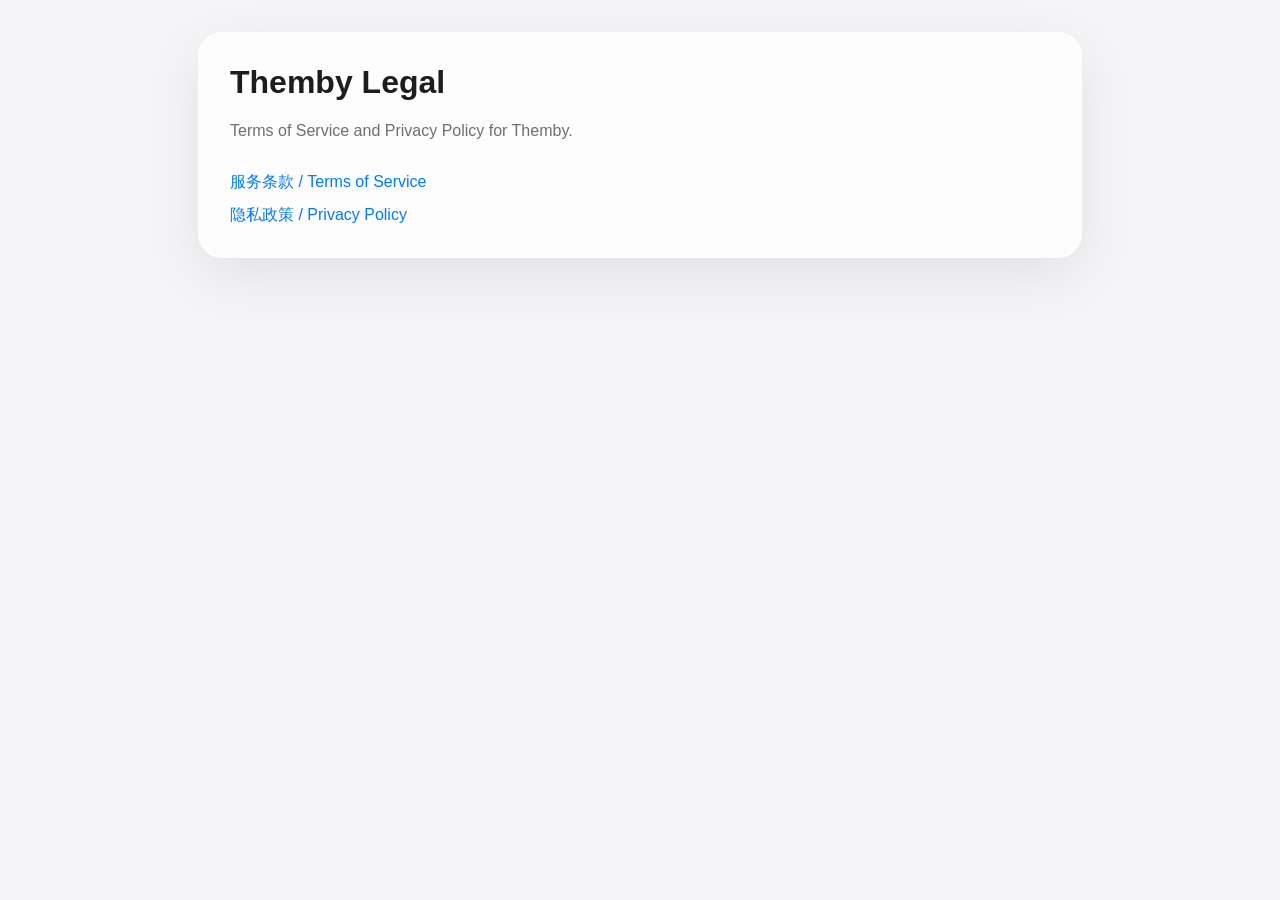
<file: legal/index.html>
<!doctype html>
<html lang="zh-Hans">
<head>
  <meta charset="utf-8">
  <meta name="viewport" content="width=device-width, initial-scale=1">
  <title>Themby Legal</title>
  <link rel="stylesheet" href="./style.css">
</head>
<body>
  <main class="page">
    <section class="card">
      <h1>Themby Legal</h1>
      <p class="muted">Terms of Service and Privacy Policy for Themby.</p>
      <div class="links">
        <a href="./terms.html">服务条款 / Terms of Service</a>
        <a href="./privacy.html">隐私政策 / Privacy Policy</a>
      </div>
    </section>
  </main>
</body>
</html>
</file>
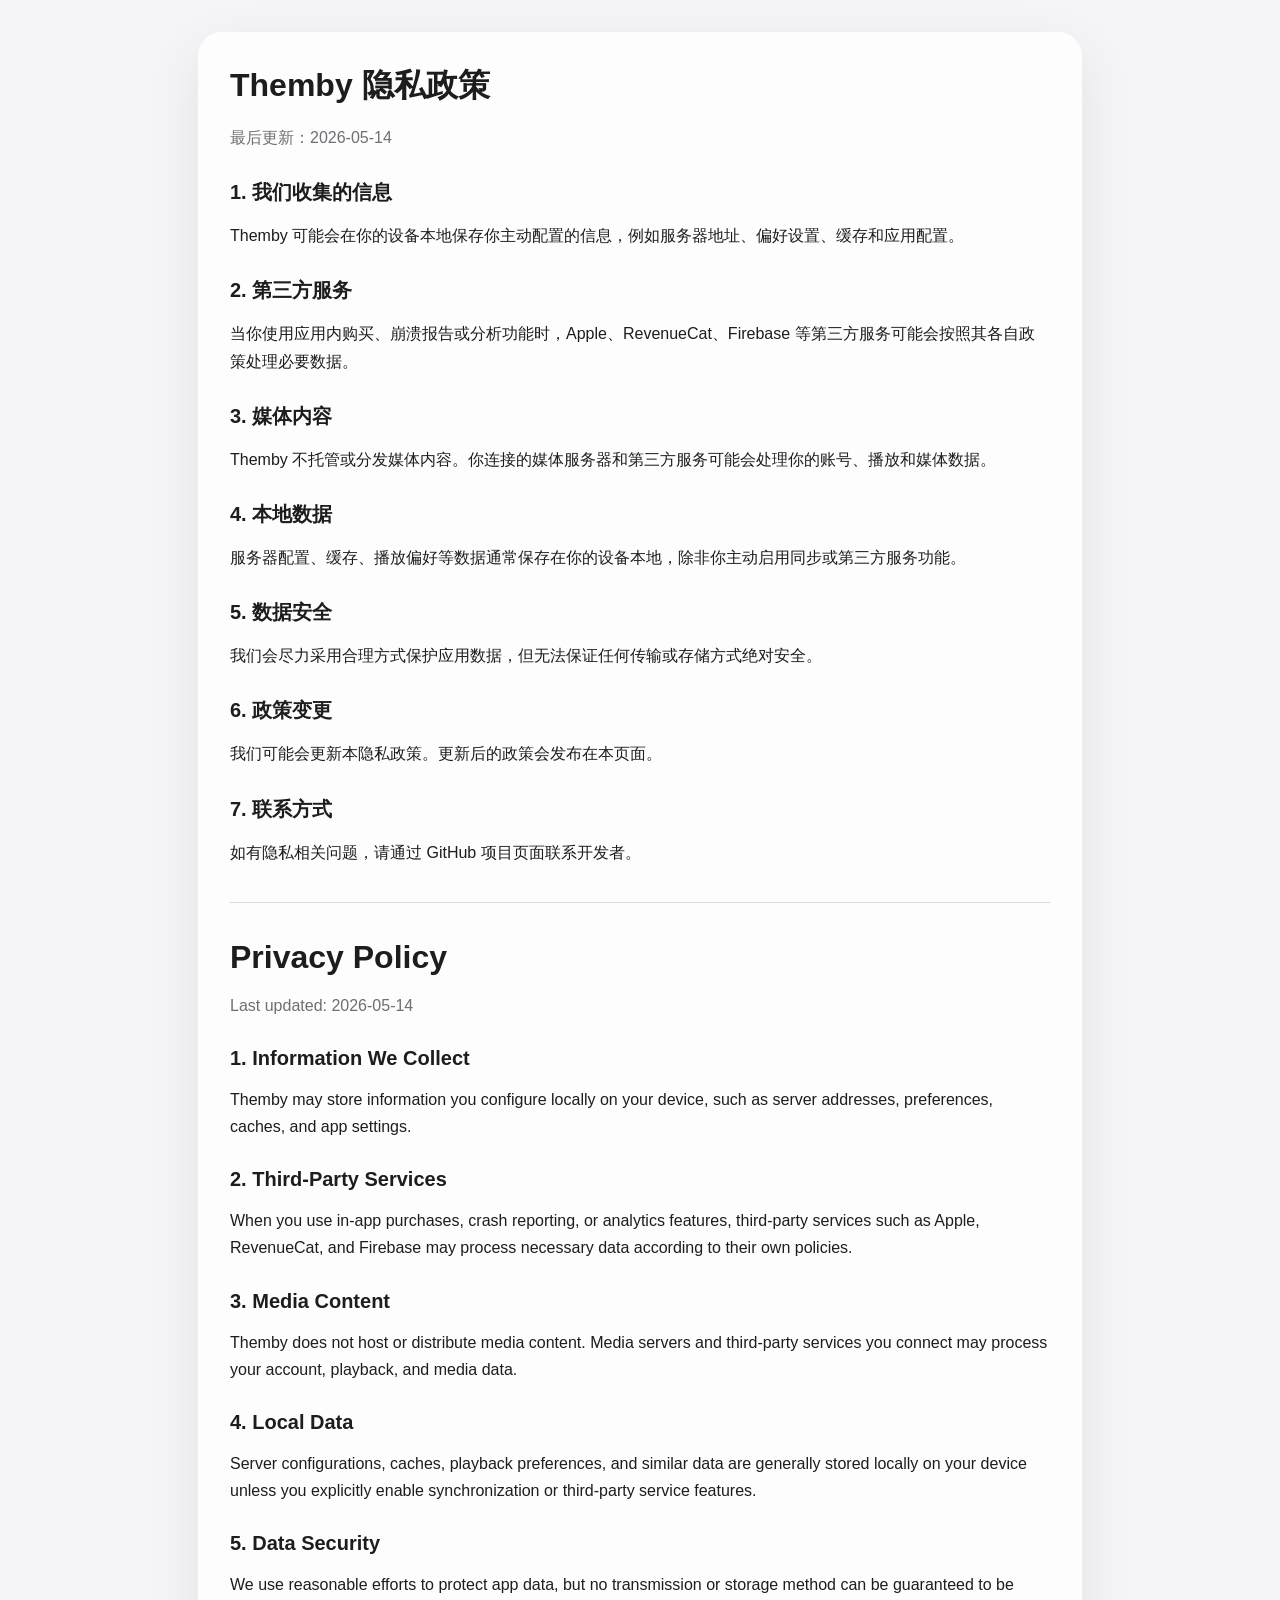
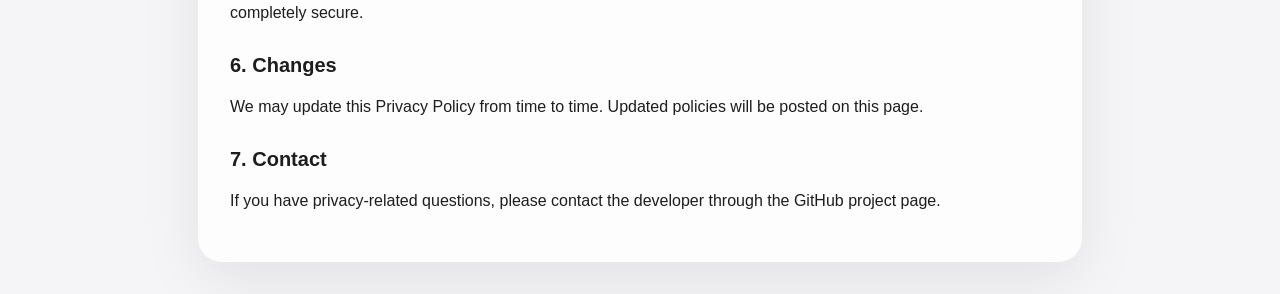
<file: legal/privacy.html>
<!doctype html>
<html lang="zh-Hans">
<head>
  <meta charset="utf-8">
  <meta name="viewport" content="width=device-width, initial-scale=1">
  <title>Themby 隐私政策</title>
  <link rel="stylesheet" href="./style.css">
</head>
<body>
  <main class="page">
    <article class="card">
      <h1>Themby 隐私政策</h1>
      <p class="muted">最后更新：2026-05-14</p>

      <h2>1. 我们收集的信息</h2>
      <p>Themby 可能会在你的设备本地保存你主动配置的信息，例如服务器地址、偏好设置、缓存和应用配置。</p>

      <h2>2. 第三方服务</h2>
      <p>当你使用应用内购买、崩溃报告或分析功能时，Apple、RevenueCat、Firebase 等第三方服务可能会按照其各自政策处理必要数据。</p>

      <h2>3. 媒体内容</h2>
      <p>Themby 不托管或分发媒体内容。你连接的媒体服务器和第三方服务可能会处理你的账号、播放和媒体数据。</p>

      <h2>4. 本地数据</h2>
      <p>服务器配置、缓存、播放偏好等数据通常保存在你的设备本地，除非你主动启用同步或第三方服务功能。</p>

      <h2>5. 数据安全</h2>
      <p>我们会尽力采用合理方式保护应用数据，但无法保证任何传输或存储方式绝对安全。</p>

      <h2>6. 政策变更</h2>
      <p>我们可能会更新本隐私政策。更新后的政策会发布在本页面。</p>

      <h2>7. 联系方式</h2>
      <p>如有隐私相关问题，请通过 GitHub 项目页面联系开发者。</p>

      <hr>

      <h1>Privacy Policy</h1>
      <p class="muted">Last updated: 2026-05-14</p>

      <h2>1. Information We Collect</h2>
      <p>Themby may store information you configure locally on your device, such as server addresses, preferences, caches, and app settings.</p>

      <h2>2. Third-Party Services</h2>
      <p>When you use in-app purchases, crash reporting, or analytics features, third-party services such as Apple, RevenueCat, and Firebase may process necessary data according to their own policies.</p>

      <h2>3. Media Content</h2>
      <p>Themby does not host or distribute media content. Media servers and third-party services you connect may process your account, playback, and media data.</p>

      <h2>4. Local Data</h2>
      <p>Server configurations, caches, playback preferences, and similar data are generally stored locally on your device unless you explicitly enable synchronization or third-party service features.</p>

      <h2>5. Data Security</h2>
      <p>We use reasonable efforts to protect app data, but no transmission or storage method can be guaranteed to be completely secure.</p>

      <h2>6. Changes</h2>
      <p>We may update this Privacy Policy from time to time. Updated policies will be posted on this page.</p>

      <h2>7. Contact</h2>
      <p>If you have privacy-related questions, please contact the developer through the GitHub project page.</p>
    </article>
  </main>
</body>
</html>
</file>
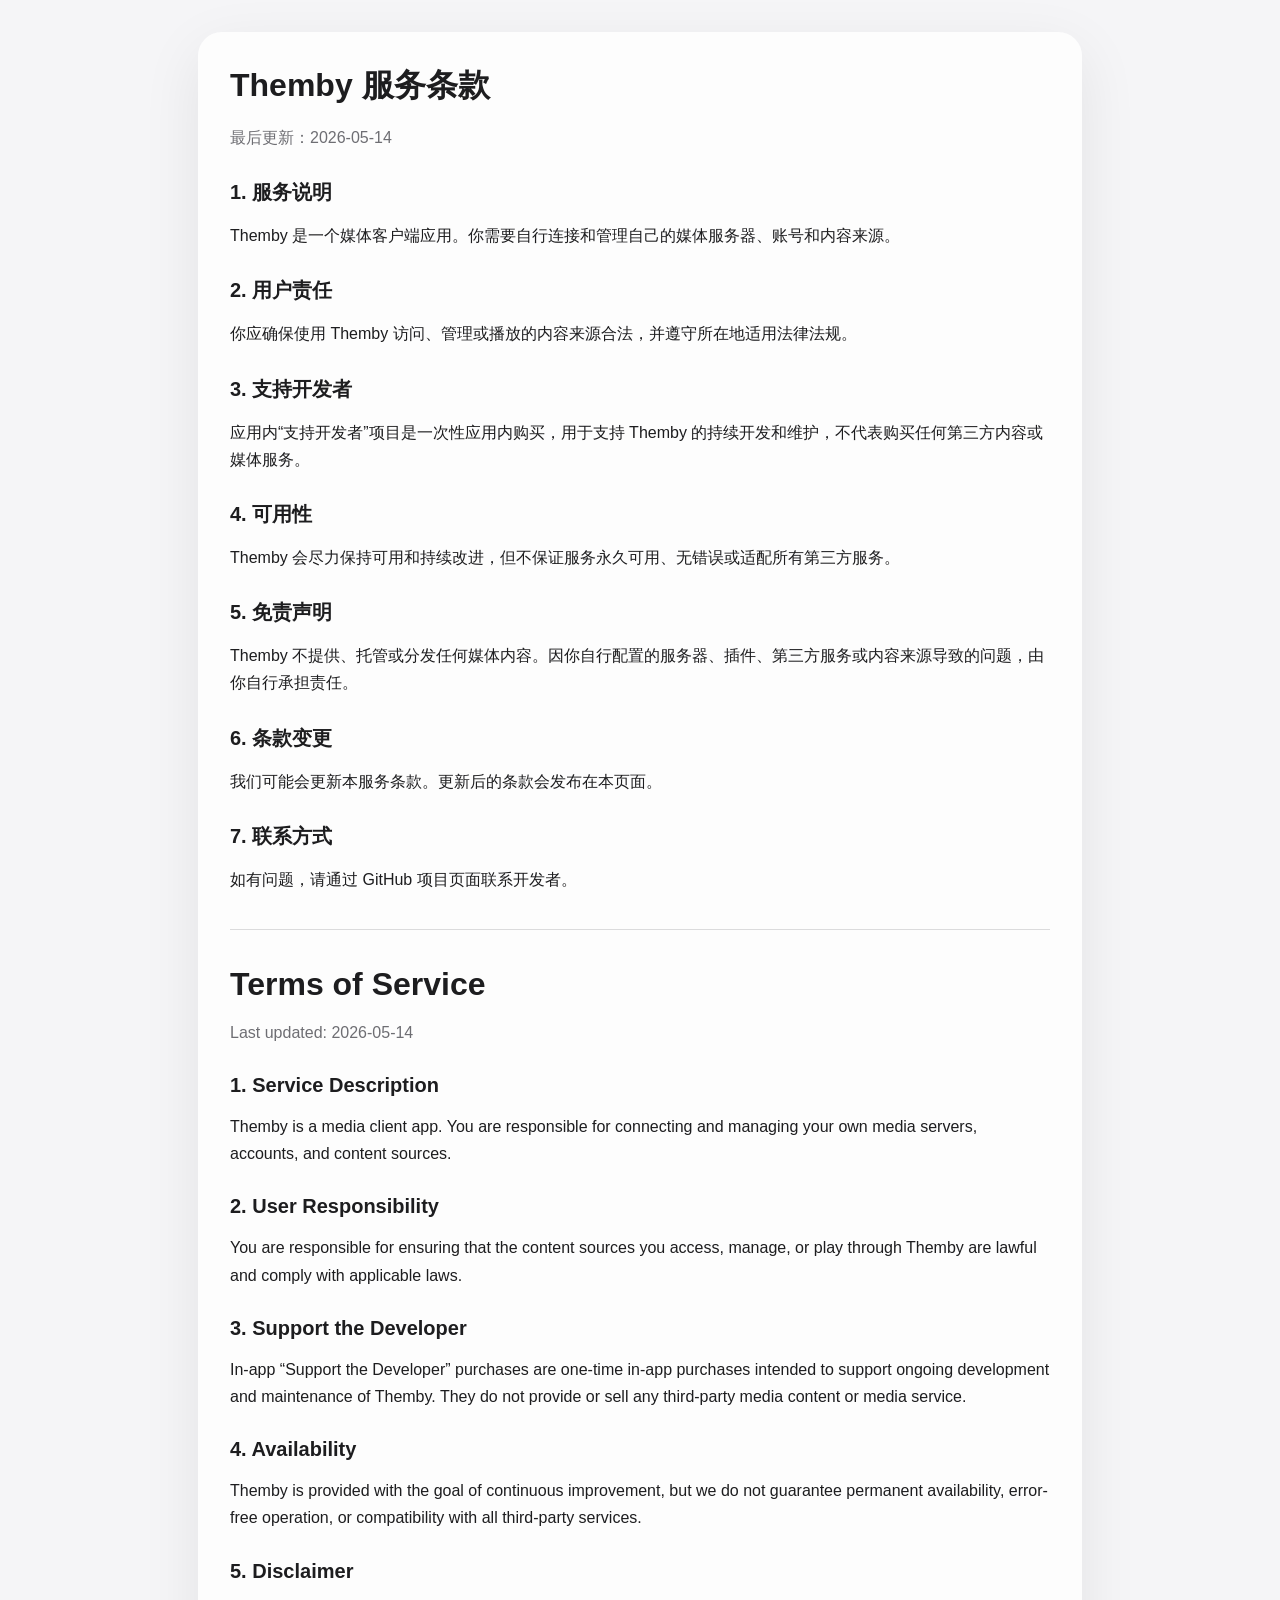
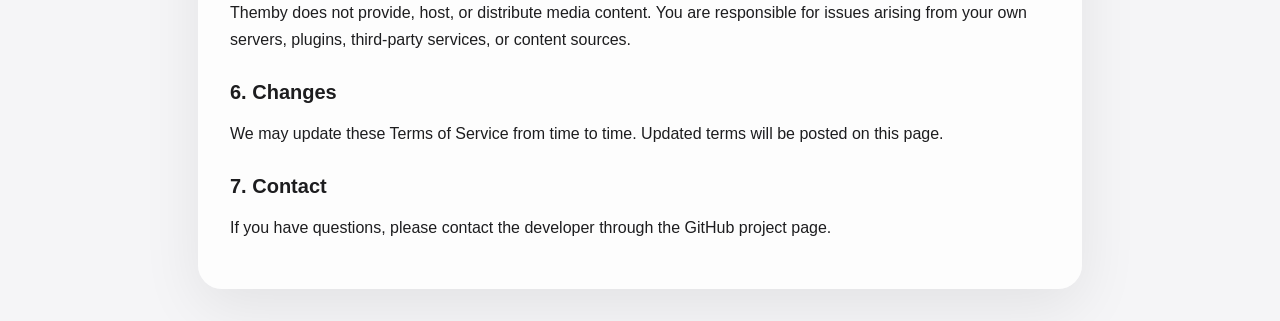
<file: legal/terms.html>
<!doctype html>
<html lang="zh-Hans">
<head>
  <meta charset="utf-8">
  <meta name="viewport" content="width=device-width, initial-scale=1">
  <title>Themby 服务条款</title>
  <link rel="stylesheet" href="./style.css">
</head>
<body>
  <main class="page">
    <article class="card">
      <h1>Themby 服务条款</h1>
      <p class="muted">最后更新：2026-05-14</p>

      <h2>1. 服务说明</h2>
      <p>Themby 是一个媒体客户端应用。你需要自行连接和管理自己的媒体服务器、账号和内容来源。</p>

      <h2>2. 用户责任</h2>
      <p>你应确保使用 Themby 访问、管理或播放的内容来源合法，并遵守所在地适用法律法规。</p>

      <h2>3. 支持开发者</h2>
      <p>应用内“支持开发者”项目是一次性应用内购买，用于支持 Themby 的持续开发和维护，不代表购买任何第三方内容或媒体服务。</p>

      <h2>4. 可用性</h2>
      <p>Themby 会尽力保持可用和持续改进，但不保证服务永久可用、无错误或适配所有第三方服务。</p>

      <h2>5. 免责声明</h2>
      <p>Themby 不提供、托管或分发任何媒体内容。因你自行配置的服务器、插件、第三方服务或内容来源导致的问题，由你自行承担责任。</p>

      <h2>6. 条款变更</h2>
      <p>我们可能会更新本服务条款。更新后的条款会发布在本页面。</p>

      <h2>7. 联系方式</h2>
      <p>如有问题，请通过 GitHub 项目页面联系开发者。</p>

      <hr>

      <h1>Terms of Service</h1>
      <p class="muted">Last updated: 2026-05-14</p>

      <h2>1. Service Description</h2>
      <p>Themby is a media client app. You are responsible for connecting and managing your own media servers, accounts, and content sources.</p>

      <h2>2. User Responsibility</h2>
      <p>You are responsible for ensuring that the content sources you access, manage, or play through Themby are lawful and comply with applicable laws.</p>

      <h2>3. Support the Developer</h2>
      <p>In-app “Support the Developer” purchases are one-time in-app purchases intended to support ongoing development and maintenance of Themby. They do not provide or sell any third-party media content or media service.</p>

      <h2>4. Availability</h2>
      <p>Themby is provided with the goal of continuous improvement, but we do not guarantee permanent availability, error-free operation, or compatibility with all third-party services.</p>

      <h2>5. Disclaimer</h2>
      <p>Themby does not provide, host, or distribute media content. You are responsible for issues arising from your own servers, plugins, third-party services, or content sources.</p>

      <h2>6. Changes</h2>
      <p>We may update these Terms of Service from time to time. Updated terms will be posted on this page.</p>

      <h2>7. Contact</h2>
      <p>If you have questions, please contact the developer through the GitHub project page.</p>
    </article>
  </main>
</body>
</html>
</file>
<file: legal/style.css>
:root {
  color-scheme: light dark;
  font-family: -apple-system, BlinkMacSystemFont, "SF Pro Text", "Segoe UI", sans-serif;
  background: #f5f5f7;
  color: #1d1d1f;
}

body {
  margin: 0;
}

.page {
  box-sizing: border-box;
  min-height: 100vh;
  padding: 32px 16px;
}

.card {
  max-width: 820px;
  margin: 0 auto;
  padding: 32px;
  border-radius: 24px;
  background: rgba(255, 255, 255, 0.82);
  box-shadow: 0 18px 60px rgba(0, 0, 0, 0.08);
}

h1 {
  margin: 0 0 8px;
  font-size: 32px;
}

h2 {
  margin: 28px 0 8px;
  font-size: 20px;
}

p {
  line-height: 1.7;
}

a {
  color: #007aff;
  text-decoration: none;
}

a:hover {
  text-decoration: underline;
}

hr {
  margin: 36px 0;
  border: 0;
  border-top: 1px solid rgba(60, 60, 67, 0.18);
}

.muted {
  color: #6e6e73;
}

.links {
  display: grid;
  gap: 12px;
  margin-top: 28px;
}

@media (prefers-color-scheme: dark) {
  :root {
    background: #0f0f10;
    color: #f5f5f7;
  }

  .card {
    background: rgba(28, 28, 30, 0.82);
    box-shadow: 0 18px 60px rgba(0, 0, 0, 0.35);
  }

  .muted {
    color: #a1a1a6;
  }

  hr {
    border-top-color: rgba(235, 235, 245, 0.18);
  }
}
</file>
